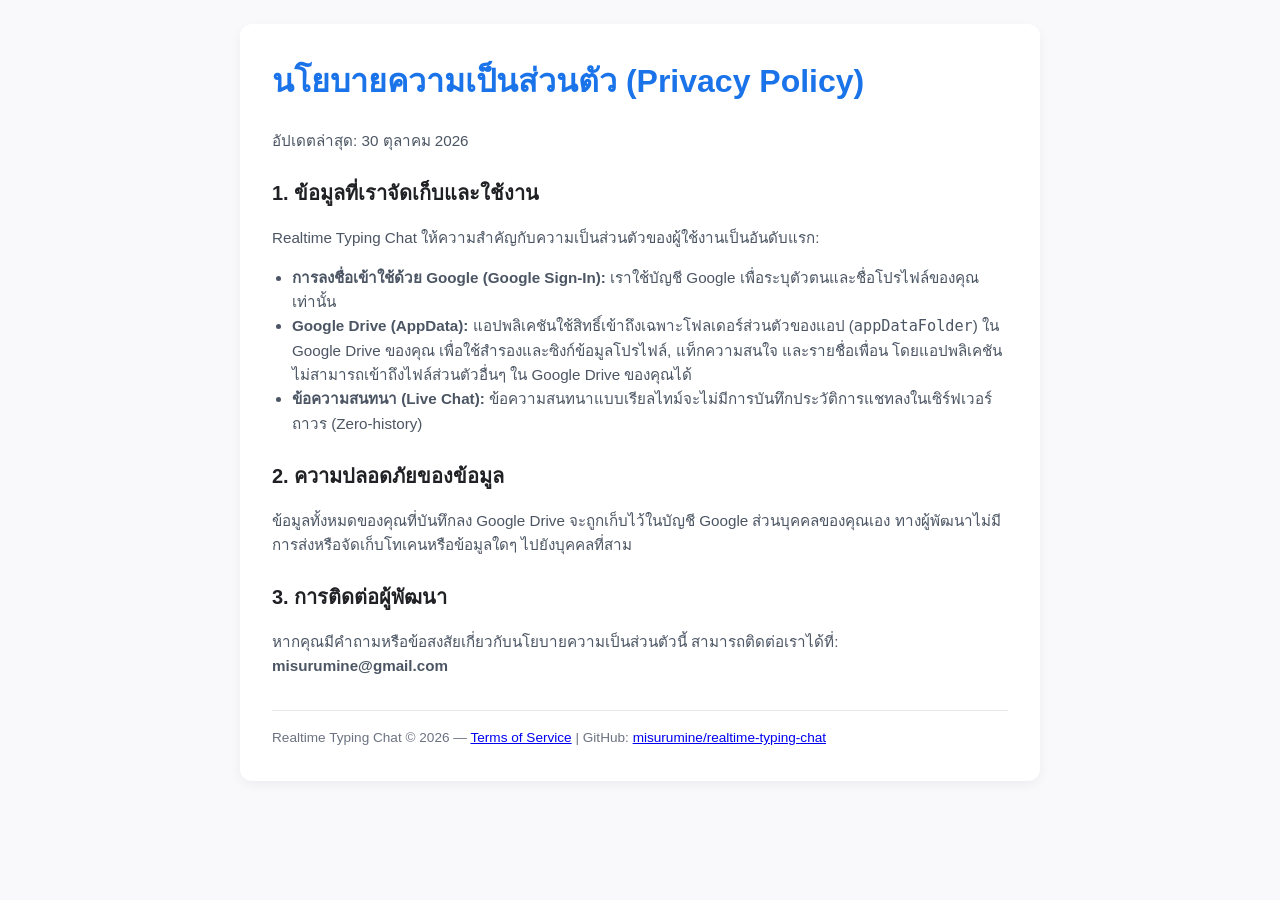
<file: privacy.html>
<!DOCTYPE html>
<html lang="th">
<head>
  <meta charset="UTF-8">
  <meta name="viewport" content="width=device-width, initial-scale=1.0">
  <title>Privacy Policy - Realtime Typing Chat</title>
  <style>
    body {
      font-family: -apple-system, BlinkMacSystemFont, "Segoe UI", Roboto, Helvetica, Arial, sans-serif;
      line-height: 1.6;
      color: #333;
      max-width: 800px;
      margin: 0 auto;
      padding: 24px;
      background-color: #f9f9fb;
    }
    .card {
      background: #ffffff;
      border-radius: 12px;
      padding: 32px;
      box-shadow: 0 4px 12px rgba(0, 0, 0, 0.05);
    }
    h1 { color: #1a73e8; margin-top: 0; }
    h2 { color: #202124; margin-top: 24px; font-size: 1.25rem; }
    p, li { color: #4b5563; font-size: 0.95rem; }
    ul { padding-left: 20px; }
    .footer { margin-top: 32px; font-size: 0.85rem; color: #6b7280; border-top: 1px solid #e5e7eb; padding-top: 16px; }
  </style>
</head>
<body>
  <div class="card">
    <h1>นโยบายความเป็นส่วนตัว (Privacy Policy)</h1>
    <p>อัปเดตล่าสุด: 30 ตุลาคม 2026</p>

    <h2>1. ข้อมูลที่เราจัดเก็บและใช้งาน</h2>
    <p>Realtime Typing Chat ให้ความสำคัญกับความเป็นส่วนตัวของผู้ใช้งานเป็นอันดับแรก:</p>
    <ul>
      <li><strong>การลงชื่อเข้าใช้ด้วย Google (Google Sign-In):</strong> เราใช้บัญชี Google เพื่อระบุตัวตนและชื่อโปรไฟล์ของคุณเท่านั้น</li>
      <li><strong>Google Drive (AppData):</strong> แอปพลิเคชันใช้สิทธิ์เข้าถึงเฉพาะโฟลเดอร์ส่วนตัวของแอป (<code>appDataFolder</code>) ใน Google Drive ของคุณ เพื่อใช้สำรองและซิงก์ข้อมูลโปรไฟล์, แท็กความสนใจ และรายชื่อเพื่อน โดยแอปพลิเคชันไม่สามารถเข้าถึงไฟล์ส่วนตัวอื่นๆ ใน Google Drive ของคุณได้</li>
      <li><strong>ข้อความสนทนา (Live Chat):</strong> ข้อความสนทนาแบบเรียลไทม์จะไม่มีการบันทึกประวัติการแชทลงในเซิร์ฟเวอร์ถาวร (Zero-history)</li>
    </ul>

    <h2>2. ความปลอดภัยของข้อมูล</h2>
    <p>ข้อมูลทั้งหมดของคุณที่บันทึกลง Google Drive จะถูกเก็บไว้ในบัญชี Google ส่วนบุคคลของคุณเอง ทางผู้พัฒนาไม่มีการส่งหรือจัดเก็บโทเคนหรือข้อมูลใดๆ ไปยังบุคคลที่สาม</p>

    <h2>3. การติดต่อผู้พัฒนา</h2>
    <p>หากคุณมีคำถามหรือข้อสงสัยเกี่ยวกับนโยบายความเป็นส่วนตัวนี้ สามารถติดต่อเราได้ที่: <strong>misurumine@gmail.com</strong></p>

    <div class="footer">
      Realtime Typing Chat &copy; 2026 — <a href="./terms.html">Terms of Service</a> | GitHub: <a href="https://github.com/misurumine/realtime-typing-chat" target="_blank" rel="noopener noreferrer">misurumine/realtime-typing-chat</a>
    </div>
  </div>
</body>
</html>
</file>
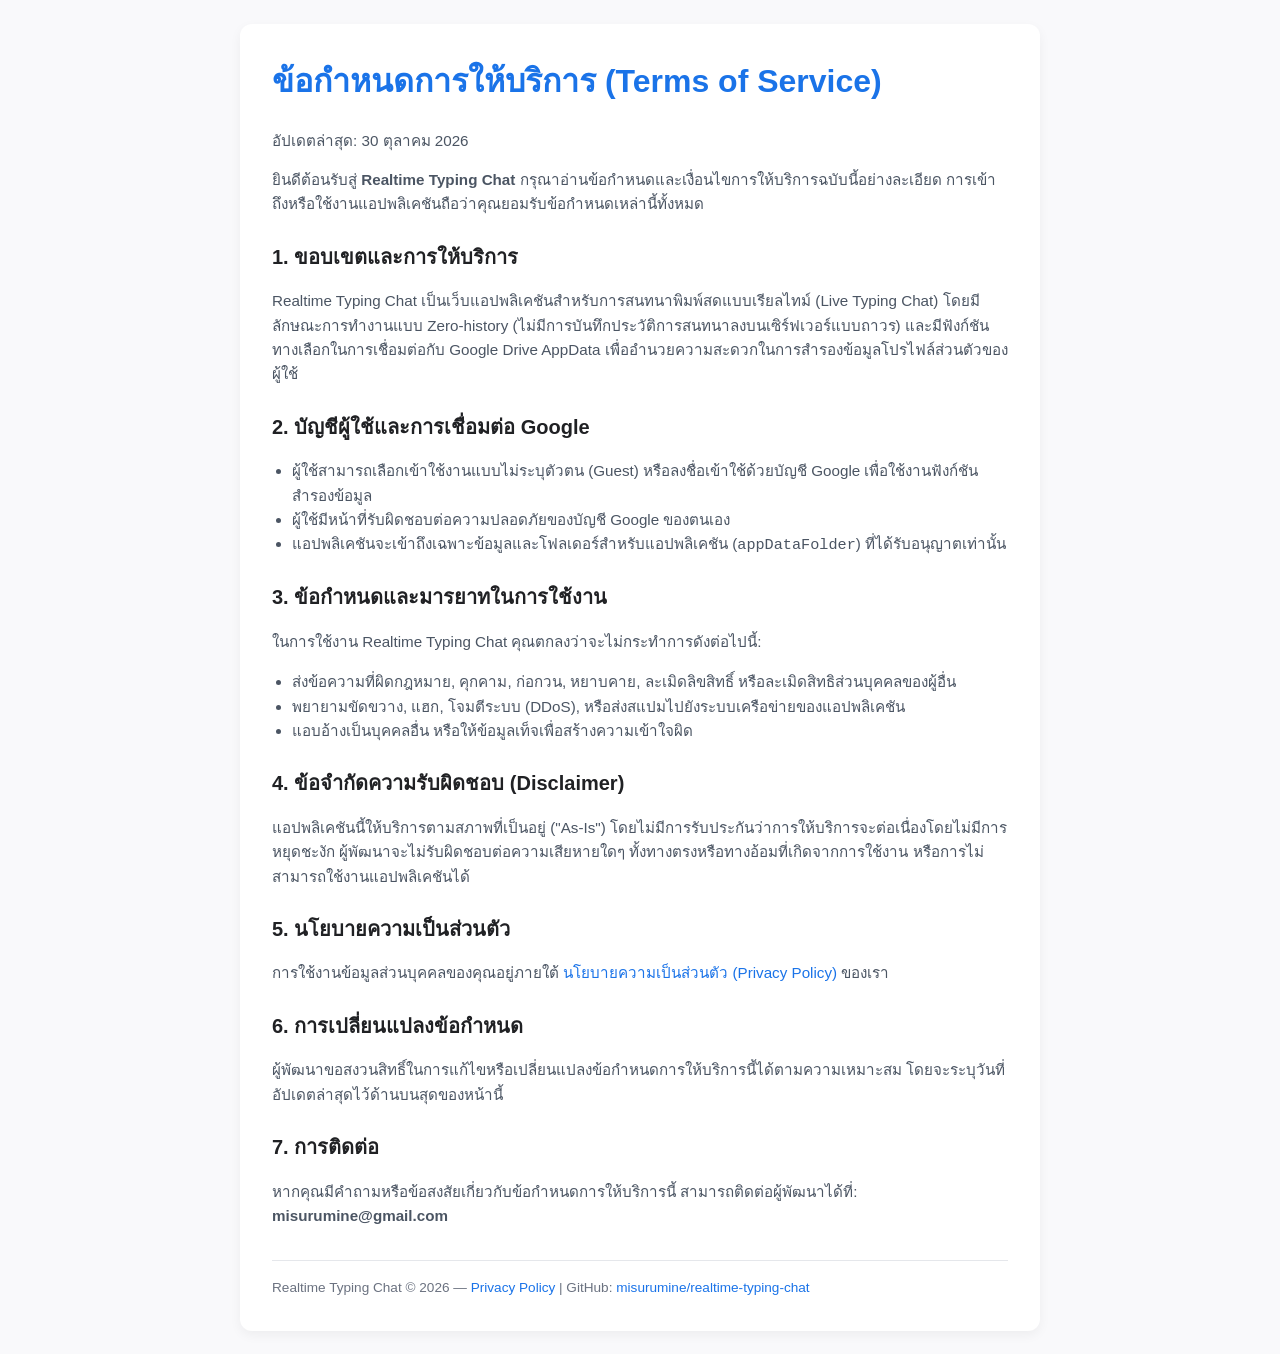
<file: terms.html>
<!DOCTYPE html>
<html lang="th">
<head>
  <meta charset="UTF-8">
  <meta name="viewport" content="width=device-width, initial-scale=1.0">
  <title>ข้อกำหนดการให้บริการ (Terms of Service) - Realtime Typing Chat</title>
  <style>
    body {
      font-family: -apple-system, BlinkMacSystemFont, "Segoe UI", Roboto, Helvetica, Arial, sans-serif;
      line-height: 1.6;
      color: #333;
      max-width: 800px;
      margin: 0 auto;
      padding: 24px;
      background-color: #f9f9fb;
    }
    .card {
      background: #ffffff;
      border-radius: 12px;
      padding: 32px;
      box-shadow: 0 4px 12px rgba(0, 0, 0, 0.05);
    }
    h1 { color: #1a73e8; margin-top: 0; }
    h2 { color: #202124; margin-top: 24px; font-size: 1.25rem; }
    p, li { color: #4b5563; font-size: 0.95rem; }
    ul { padding-left: 20px; }
    .footer { margin-top: 32px; font-size: 0.85rem; color: #6b7280; border-top: 1px solid #e5e7eb; padding-top: 16px; }
    a { color: #1a73e8; text-decoration: none; }
    a:hover { text-decoration: underline; }
  </style>
</head>
<body>
  <div class="card">
    <h1>ข้อกำหนดการให้บริการ (Terms of Service)</h1>
    <p>อัปเดตล่าสุด: 30 ตุลาคม 2026</p>

    <p>ยินดีต้อนรับสู่ <strong>Realtime Typing Chat</strong> กรุณาอ่านข้อกำหนดและเงื่อนไขการให้บริการฉบับนี้อย่างละเอียด การเข้าถึงหรือใช้งานแอปพลิเคชันถือว่าคุณยอมรับข้อกำหนดเหล่านี้ทั้งหมด</p>

    <h2>1. ขอบเขตและการให้บริการ</h2>
    <p>Realtime Typing Chat เป็นเว็บแอปพลิเคชันสำหรับการสนทนาพิมพ์สดแบบเรียลไทม์ (Live Typing Chat) โดยมีลักษณะการทำงานแบบ Zero-history (ไม่มีการบันทึกประวัติการสนทนาลงบนเซิร์ฟเวอร์แบบถาวร) และมีฟังก์ชันทางเลือกในการเชื่อมต่อกับ Google Drive AppData เพื่ออำนวยความสะดวกในการสำรองข้อมูลโปรไฟล์ส่วนตัวของผู้ใช้</p>

    <h2>2. บัญชีผู้ใช้และการเชื่อมต่อ Google</h2>
    <ul>
      <li>ผู้ใช้สามารถเลือกเข้าใช้งานแบบไม่ระบุตัวตน (Guest) หรือลงชื่อเข้าใช้ด้วยบัญชี Google เพื่อใช้งานฟังก์ชันสำรองข้อมูล</li>
      <li>ผู้ใช้มีหน้าที่รับผิดชอบต่อความปลอดภัยของบัญชี Google ของตนเอง</li>
      <li>แอปพลิเคชันจะเข้าถึงเฉพาะข้อมูลและโฟลเดอร์สำหรับแอปพลิเคชัน (<code>appDataFolder</code>) ที่ได้รับอนุญาตเท่านั้น</li>
    </ul>

    <h2>3. ข้อกำหนดและมารยาทในการใช้งาน</h2>
    <p>ในการใช้งาน Realtime Typing Chat คุณตกลงว่าจะไม่กระทำการดังต่อไปนี้:</p>
    <ul>
      <li>ส่งข้อความที่ผิดกฎหมาย, คุกคาม, ก่อกวน, หยาบคาย, ละเมิดลิขสิทธิ์ หรือละเมิดสิทธิส่วนบุคคลของผู้อื่น</li>
      <li>พยายามขัดขวาง, แฮก, โจมตีระบบ (DDoS), หรือส่งสแปมไปยังระบบเครือข่ายของแอปพลิเคชัน</li>
      <li>แอบอ้างเป็นบุคคลอื่น หรือให้ข้อมูลเท็จเพื่อสร้างความเข้าใจผิด</li>
    </ul>

    <h2>4. ข้อจำกัดความรับผิดชอบ (Disclaimer)</h2>
    <p>แอปพลิเคชันนี้ให้บริการตามสภาพที่เป็นอยู่ ("As-Is") โดยไม่มีการรับประกันว่าการให้บริการจะต่อเนื่องโดยไม่มีการหยุดชะงัก ผู้พัฒนาจะไม่รับผิดชอบต่อความเสียหายใดๆ ทั้งทางตรงหรือทางอ้อมที่เกิดจากการใช้งาน หรือการไม่สามารถใช้งานแอปพลิเคชันได้</p>

    <h2>5. นโยบายความเป็นส่วนตัว</h2>
    <p>การใช้งานข้อมูลส่วนบุคคลของคุณอยู่ภายใต้ <a href="./privacy.html">นโยบายความเป็นส่วนตัว (Privacy Policy)</a> ของเรา</p>

    <h2>6. การเปลี่ยนแปลงข้อกำหนด</h2>
    <p>ผู้พัฒนาขอสงวนสิทธิ์ในการแก้ไขหรือเปลี่ยนแปลงข้อกำหนดการให้บริการนี้ได้ตามความเหมาะสม โดยจะระบุวันที่อัปเดตล่าสุดไว้ด้านบนสุดของหน้านี้</p>

    <h2>7. การติดต่อ</h2>
    <p>หากคุณมีคำถามหรือข้อสงสัยเกี่ยวกับข้อกำหนดการให้บริการนี้ สามารถติดต่อผู้พัฒนาได้ที่: <strong>misurumine@gmail.com</strong></p>

    <div class="footer">
      Realtime Typing Chat &copy; 2026 — <a href="./privacy.html">Privacy Policy</a> | GitHub: <a href="https://github.com/misurumine/realtime-typing-chat" target="_blank" rel="noopener noreferrer">misurumine/realtime-typing-chat</a>
    </div>
  </div>
</body>
</html>
</file>
